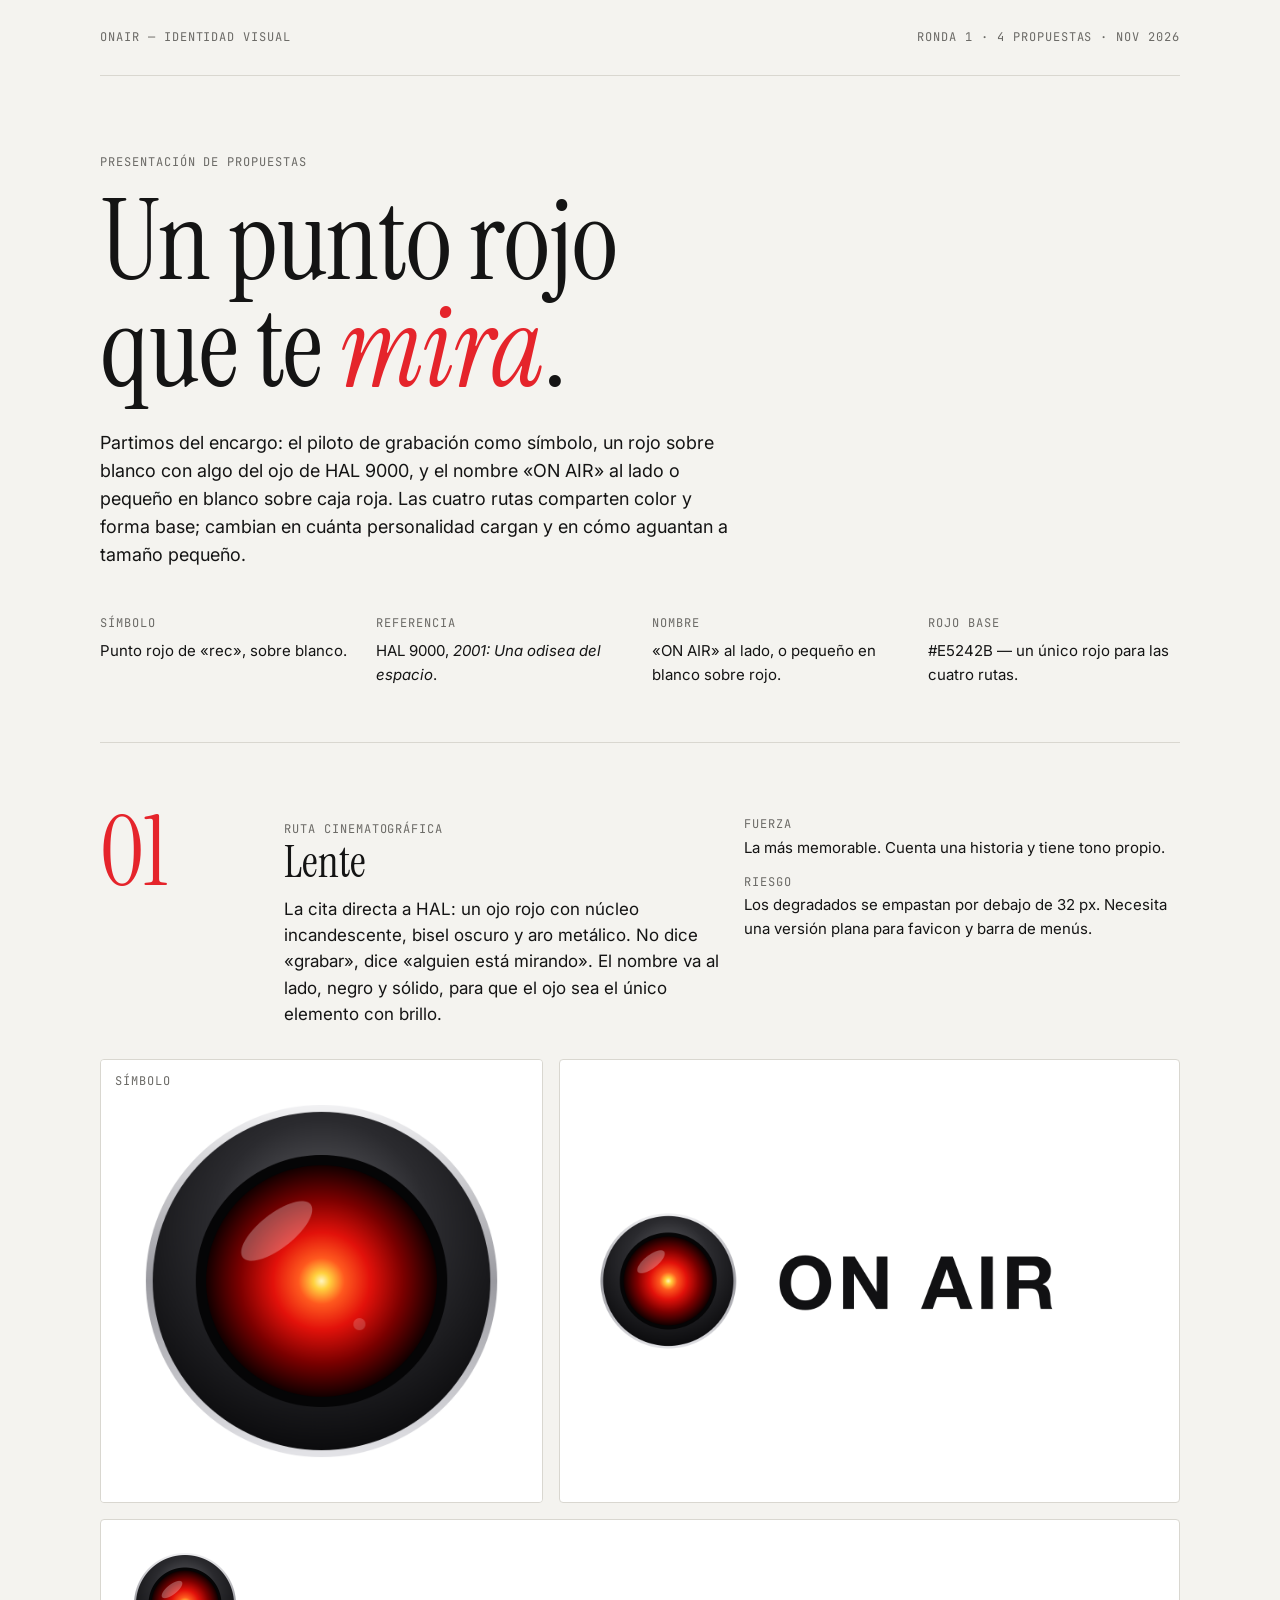
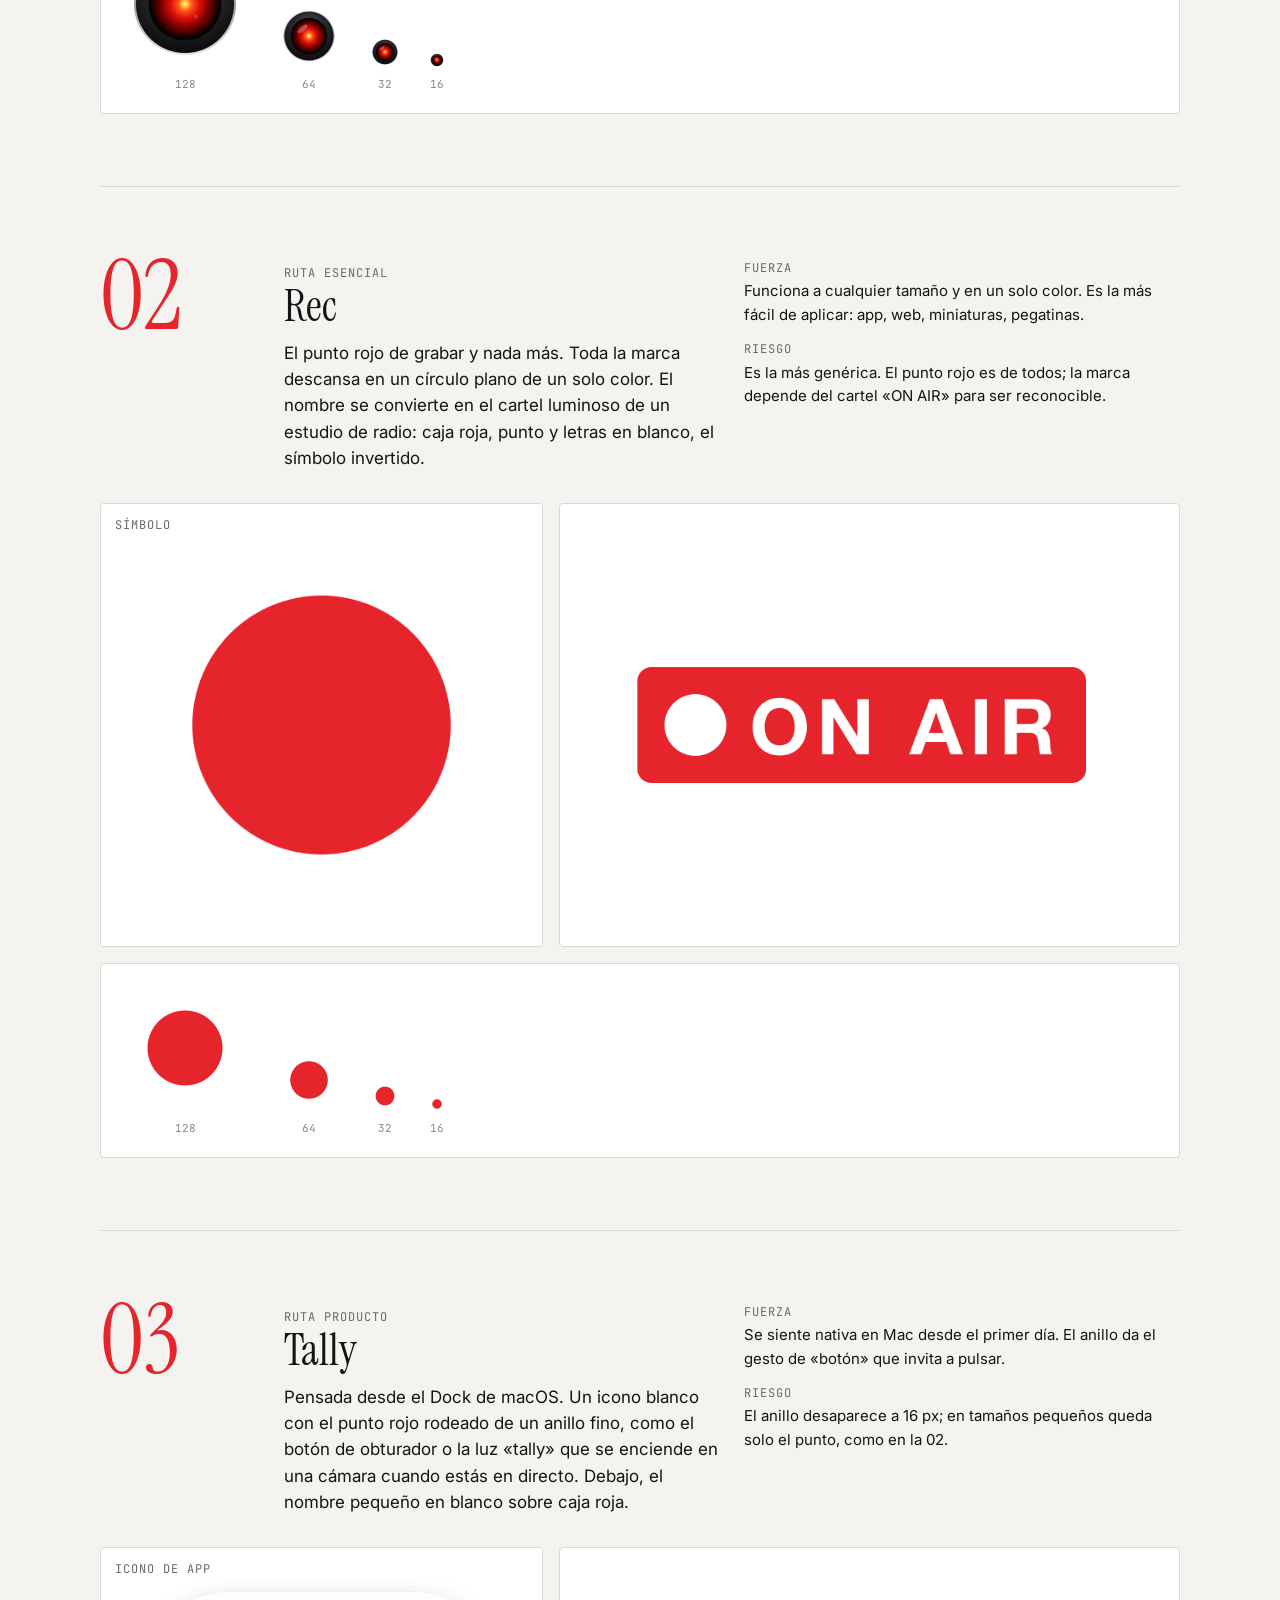
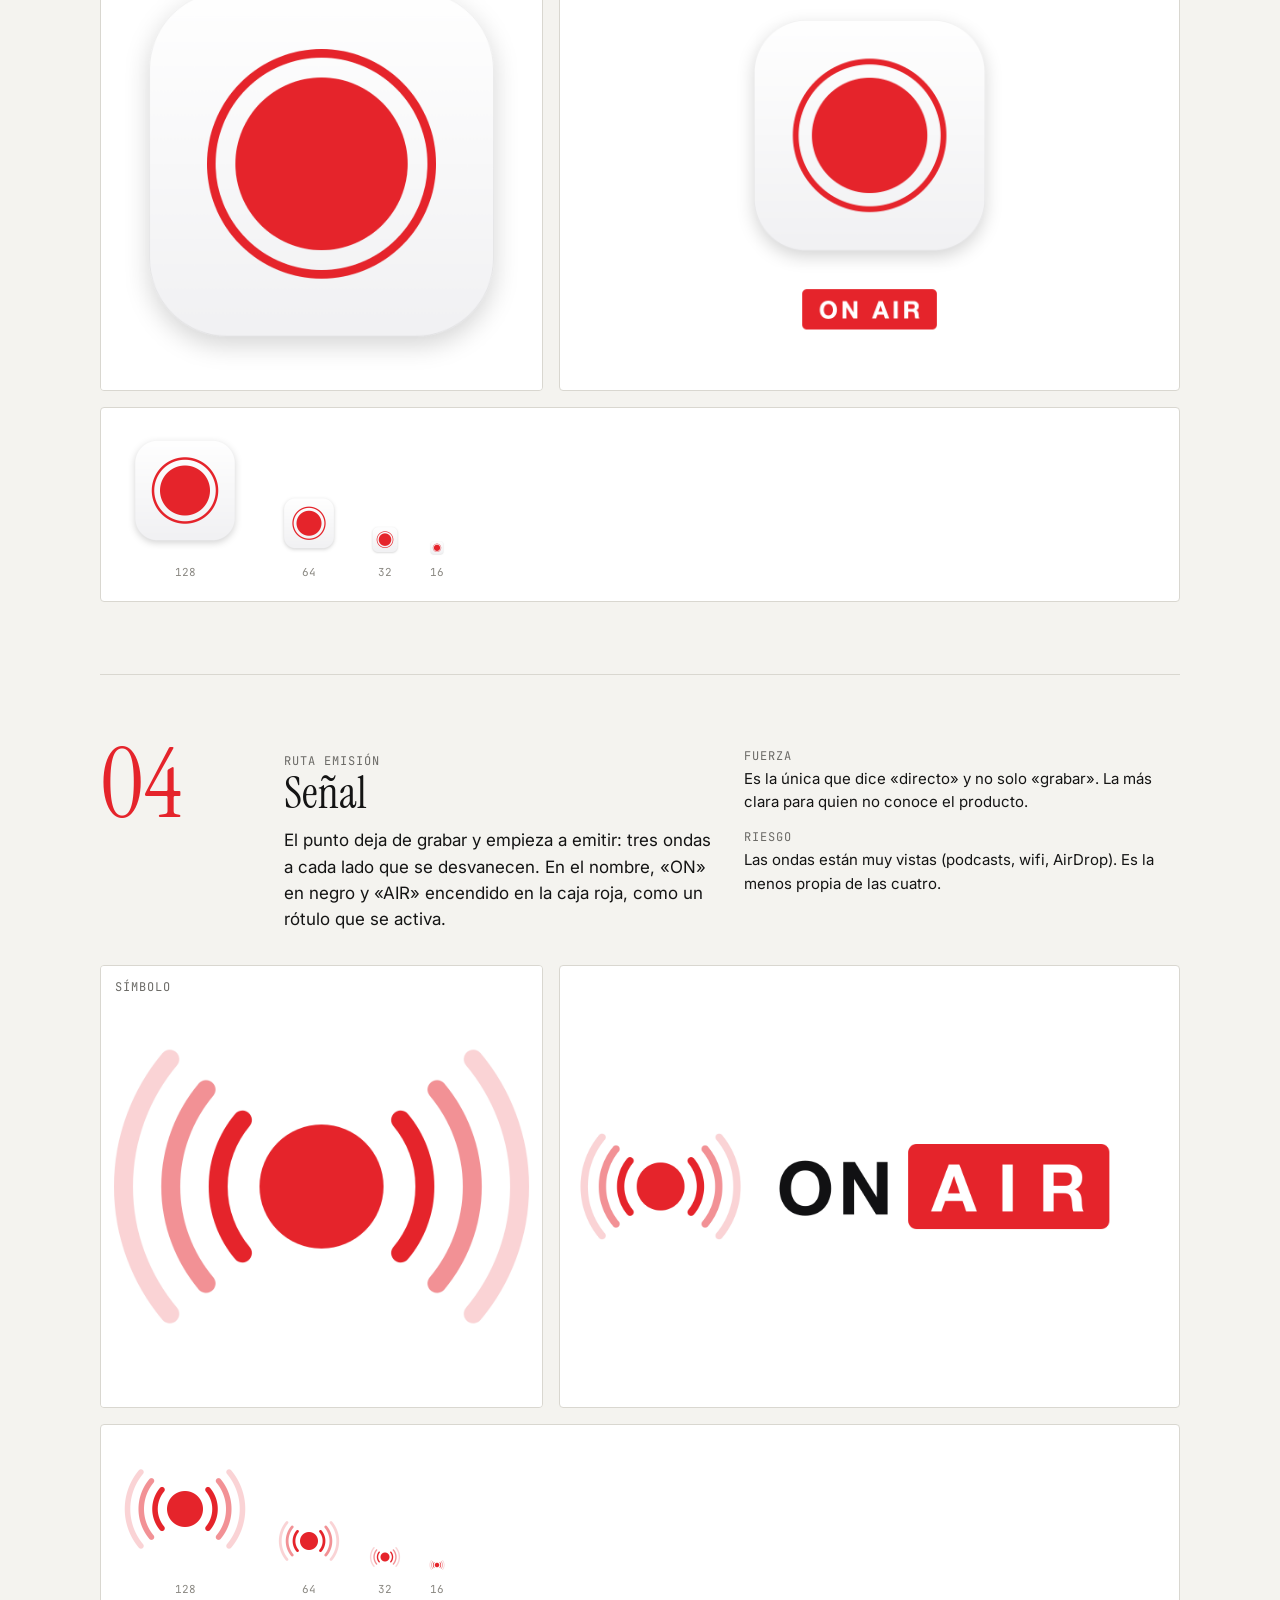
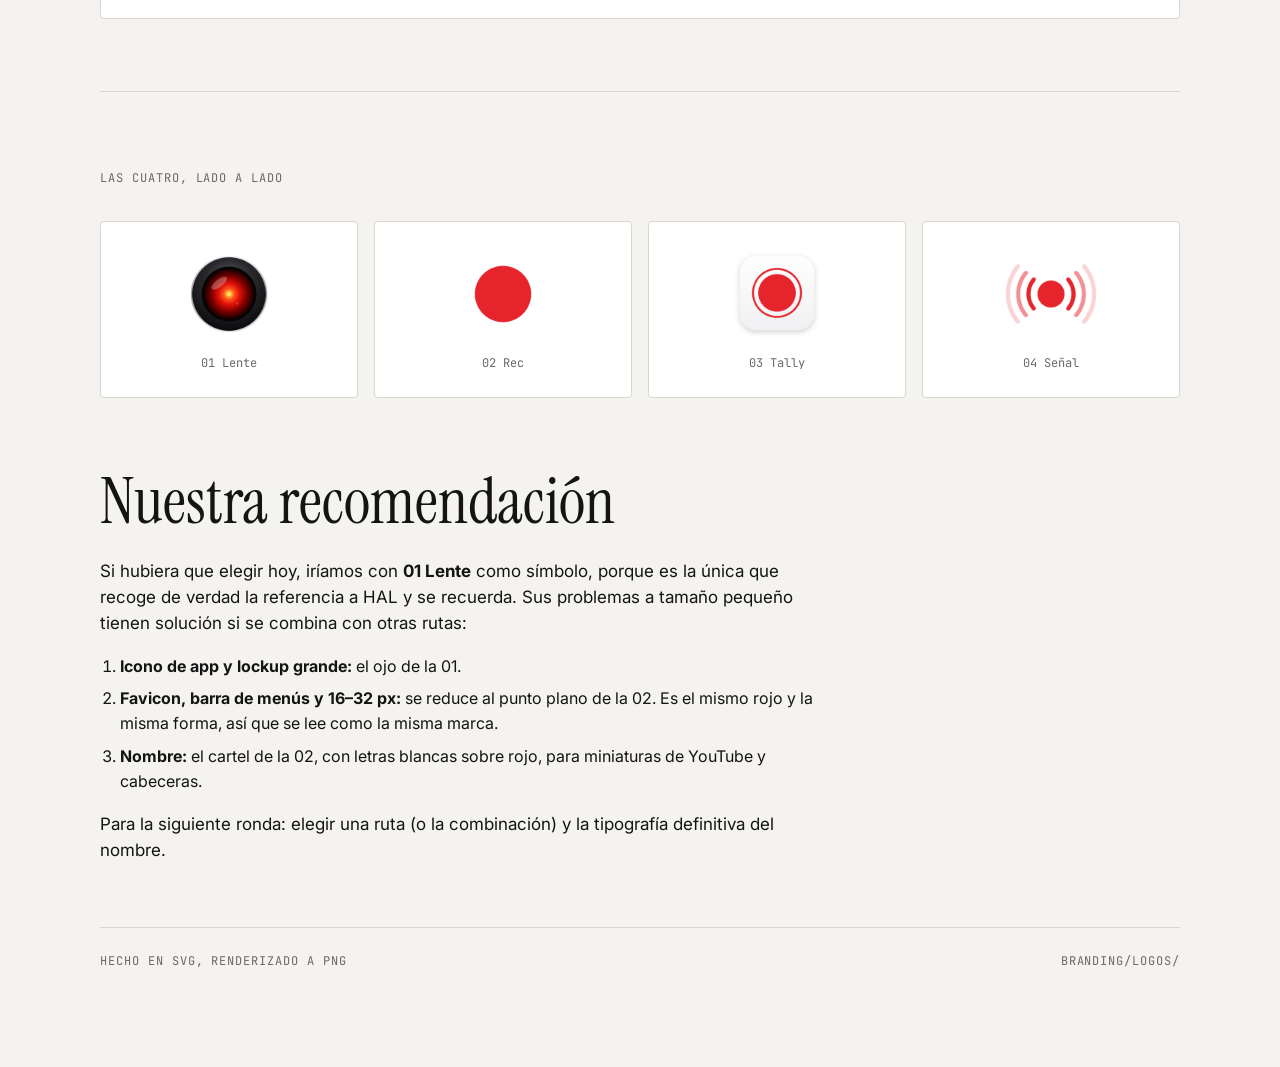
<file: branding/logos/presentacion.html>
<!doctype html>
<html lang="es">
<head>
<meta charset="utf-8">
<meta name="viewport" content="width=device-width, initial-scale=1, viewport-fit=cover">
<meta name="claude:viewport-fit-sides" content="cover">
<title>OnAir Logo Proposals</title>
<link rel="preconnect" href="https://fonts.googleapis.com">
<link href="https://fonts.googleapis.com/css2?family=Instrument+Serif:ital@0;1&family=Inter:wght@400;500;600&family=JetBrains+Mono:wght@400;500&display=swap" rel="stylesheet">
<style>
  :root {
    --bg: #f4f3ef;
    --ink: #141414;
    --muted: #6b6a66;
    --line: #d9d7d0;
    --plate: #ffffff;
    --accent: #e5242b;
    --gutter-l: max(16px, env(safe-area-inset-left));
    --gutter-r: max(16px, env(safe-area-inset-right));
  }
  @media (prefers-color-scheme: dark) {
    :root:not([data-theme="light"]) {
      --bg: #121212; --ink: #f1efe9; --muted: #9a978f; --line: #2c2b29; --plate: #ffffff; --accent: #ff3b42;
    }
  }
  :root[data-theme="dark"] {
    --bg: #121212; --ink: #f1efe9; --muted: #9a978f; --line: #2c2b29; --plate: #ffffff; --accent: #ff3b42;
  }
  * { box-sizing: border-box; }
  html, body { margin: 0; }
  body {
    background: var(--bg); color: var(--ink);
    font-family: Inter, system-ui, sans-serif; font-size: 16px; line-height: 1.55;
    -webkit-font-smoothing: antialiased;
  }
  .wrap { max-width: 1160px; margin: 0 auto; padding: 0 var(--gutter-r) 96px var(--gutter-l); }
  @media (min-width: 720px) { .wrap { padding-left: max(40px, env(safe-area-inset-left)); padding-right: max(40px, env(safe-area-inset-right)); } }
  .mono { font-family: "JetBrains Mono", ui-monospace, monospace; font-size: 12px; letter-spacing: .08em; text-transform: uppercase; color: var(--muted); }
  header.top { display: flex; justify-content: space-between; gap: 16px; padding: 28px 0; border-bottom: 1px solid var(--line); flex-wrap: wrap; }
  .hero { padding: 72px 0 56px; border-bottom: 1px solid var(--line); }
  .hero h1 { font-family: "Instrument Serif", serif; font-weight: 400; font-size: clamp(48px, 9vw, 112px); line-height: .95; margin: 16px 0 28px; letter-spacing: -.01em; }
  .hero h1 em { color: var(--accent); }
  .hero p { max-width: 640px; font-size: 18px; margin: 0; }
  .brief { display: grid; grid-template-columns: repeat(auto-fit, minmax(200px, 1fr)); gap: 24px; margin-top: 40px; }
  .brief div p { margin: 6px 0 0; font-size: 15px; }
  section.prop { padding: 72px 0; border-bottom: 1px solid var(--line); }
  .prop-head { display: grid; grid-template-columns: 1fr; gap: 24px; margin-bottom: 32px; }
  @media (min-width: 860px) { .prop-head { grid-template-columns: 160px 1fr 1fr; align-items: start; } }
  .num { font-family: "Instrument Serif", serif; font-size: 96px; line-height: .8; color: var(--accent); }
  .prop h2 { font-family: "Instrument Serif", serif; font-weight: 400; font-size: 44px; line-height: 1; margin: 0 0 12px; }
  .prop .lead { margin: 0; font-size: 17px; }
  dl { margin: 0; display: grid; gap: 14px; }
  dt { margin-bottom: 2px; }
  dd { margin: 0; font-size: 15px; }
  .plates { display: grid; grid-template-columns: 1fr; gap: 16px; }
  @media (min-width: 860px) { .plates { grid-template-columns: 5fr 7fr; } }
  .plate { background: var(--plate); border-radius: 4px; overflow: hidden; position: relative; border: 1px solid var(--line); }
  .plate img { display: block; width: 100%; height: auto; }
  .plate .tag { position: absolute; left: 14px; top: 12px; }
  .plate.lockup { display: flex; align-items: center; }
  .plate.lockup.tall img { max-width: 70%; margin: 0 auto; }
  .sizes { margin-top: 16px; background: var(--plate); border: 1px solid var(--line); border-radius: 4px; padding: 20px; display: flex; align-items: flex-end; gap: 28px; flex-wrap: wrap; }
  .sizes figure { margin: 0; display: grid; justify-items: center; gap: 8px; }
  .sizes figcaption { font-family: "JetBrains Mono", monospace; font-size: 11px; color: #8a8882; }
  .sizes img { display: block; image-rendering: auto; }
  .compare { display: grid; grid-template-columns: repeat(2, 1fr); gap: 16px; margin-top: 32px; }
  @media (min-width: 720px) { .compare { grid-template-columns: repeat(4, 1fr); } }
  .compare a { text-decoration: none; color: inherit; }
  .compare .plate { padding: 24px; display: grid; justify-items: center; gap: 12px; }
  .compare .plate img { width: 96px; }
  .compare .plate span { font-family: "JetBrains Mono", monospace; font-size: 12px; color: #6b6a66; }
  .reco { padding: 72px 0 0; }
  .reco h2 { font-family: "Instrument Serif", serif; font-weight: 400; font-size: clamp(36px, 6vw, 64px); line-height: 1; margin: 12px 0 24px; }
  .reco p { max-width: 720px; font-size: 17px; }
  .reco ol { max-width: 720px; padding-left: 20px; }
  .reco li { margin-bottom: 8px; }
  footer { margin-top: 64px; padding-top: 24px; border-top: 1px solid var(--line); display: flex; justify-content: space-between; gap: 16px; flex-wrap: wrap; }
</style>
</head>
<body>
<div class="wrap">
  <header class="top">
    <span class="mono">OnAir — Identidad visual</span>
    <span class="mono">Ronda 1 · 4 propuestas · Nov 2026</span>
  </header>

  <div class="hero">
    <span class="mono">Presentación de propuestas</span>
    <h1>Un punto rojo<br>que te <em>mira</em>.</h1>
    <p>Partimos del encargo: el piloto de grabación como símbolo, un rojo sobre blanco con algo del ojo de HAL 9000, y el nombre «ON AIR» al lado o pequeño en blanco sobre caja roja. Las cuatro rutas comparten color y forma base; cambian en cuánta personalidad cargan y en cómo aguantan a tamaño pequeño.</p>
    <div class="brief">
      <div><span class="mono">Símbolo</span><p>Punto rojo de «rec», sobre blanco.</p></div>
      <div><span class="mono">Referencia</span><p>HAL 9000, <i>2001: Una odisea del espacio</i>.</p></div>
      <div><span class="mono">Nombre</span><p>«ON AIR» al lado, o pequeño en blanco sobre rojo.</p></div>
      <div><span class="mono">Rojo base</span><p>#E5242B — un único rojo para las cuatro rutas.</p></div>
    </div>
  </div>

  <section class="prop" id="p1">
    <div class="prop-head">
      <div class="num">01</div>
      <div>
        <span class="mono">Ruta cinematográfica</span>
        <h2>Lente</h2>
        <p class="lead">La cita directa a HAL: un ojo rojo con núcleo incandescente, bisel oscuro y aro metálico. No dice «grabar», dice «alguien está mirando». El nombre va al lado, negro y sólido, para que el ojo sea el único elemento con brillo.</p>
      </div>
      <dl>
        <div><dt class="mono">Fuerza</dt><dd>La más memorable. Cuenta una historia y tiene tono propio.</dd></div>
        <div><dt class="mono">Riesgo</dt><dd>Los degradados se empastan por debajo de 32 px. Necesita una versión plana para favicon y barra de menús.</dd></div>
      </dl>
    </div>
    <div class="plates">
      <div class="plate"><span class="tag mono">Símbolo</span><img src="png/a-lens.png" alt="Propuesta 01: ojo rojo estilo HAL 9000 con bisel oscuro y aro metálico"></div>
      <div class="plate lockup"><img src="png/a-lens-lockup.png" alt="Propuesta 01 con el nombre ON AIR en negro al lado"></div>
    </div>
    <div class="sizes">
      <figure><img src="png/a-lens.png" width="128" height="128" alt=""><figcaption>128</figcaption></figure>
      <figure><img src="png/a-lens.png" width="64" height="64" alt=""><figcaption>64</figcaption></figure>
      <figure><img src="png/a-lens.png" width="32" height="32" alt=""><figcaption>32</figcaption></figure>
      <figure><img src="png/a-lens.png" width="16" height="16" alt=""><figcaption>16</figcaption></figure>
    </div>
  </section>

  <section class="prop" id="p2">
    <div class="prop-head">
      <div class="num">02</div>
      <div>
        <span class="mono">Ruta esencial</span>
        <h2>Rec</h2>
        <p class="lead">El punto rojo de grabar y nada más. Toda la marca descansa en un círculo plano de un solo color. El nombre se convierte en el cartel luminoso de un estudio de radio: caja roja, punto y letras en blanco, el símbolo invertido.</p>
      </div>
      <dl>
        <div><dt class="mono">Fuerza</dt><dd>Funciona a cualquier tamaño y en un solo color. Es la más fácil de aplicar: app, web, miniaturas, pegatinas.</dd></div>
        <div><dt class="mono">Riesgo</dt><dd>Es la más genérica. El punto rojo es de todos; la marca depende del cartel «ON AIR» para ser reconocible.</dd></div>
      </dl>
    </div>
    <div class="plates">
      <div class="plate"><span class="tag mono">Símbolo</span><img src="png/b-rec.png" alt="Propuesta 02: círculo rojo plano sobre blanco"></div>
      <div class="plate lockup"><img src="png/b-rec-lockup.png" alt="Propuesta 02: cartel rojo con punto blanco y ON AIR en blanco"></div>
    </div>
    <div class="sizes">
      <figure><img src="png/b-rec.png" width="128" height="128" alt=""><figcaption>128</figcaption></figure>
      <figure><img src="png/b-rec.png" width="64" height="64" alt=""><figcaption>64</figcaption></figure>
      <figure><img src="png/b-rec.png" width="32" height="32" alt=""><figcaption>32</figcaption></figure>
      <figure><img src="png/b-rec.png" width="16" height="16" alt=""><figcaption>16</figcaption></figure>
    </div>
  </section>

  <section class="prop" id="p3">
    <div class="prop-head">
      <div class="num">03</div>
      <div>
        <span class="mono">Ruta producto</span>
        <h2>Tally</h2>
        <p class="lead">Pensada desde el Dock de macOS. Un icono blanco con el punto rojo rodeado de un anillo fino, como el botón de obturador o la luz «tally» que se enciende en una cámara cuando estás en directo. Debajo, el nombre pequeño en blanco sobre caja roja.</p>
      </div>
      <dl>
        <div><dt class="mono">Fuerza</dt><dd>Se siente nativa en Mac desde el primer día. El anillo da el gesto de «botón» que invita a pulsar.</dd></div>
        <div><dt class="mono">Riesgo</dt><dd>El anillo desaparece a 16 px; en tamaños pequeños queda solo el punto, como en la 02.</dd></div>
      </dl>
    </div>
    <div class="plates">
      <div class="plate"><span class="tag mono">Icono de app</span><img src="png/c-tally.png" alt="Propuesta 03: icono de app blanco con punto rojo y anillo rojo"></div>
      <div class="plate lockup tall"><img src="png/c-tally-lockup.png" alt="Propuesta 03: icono con etiqueta ON AIR pequeña en blanco sobre rojo debajo"></div>
    </div>
    <div class="sizes">
      <figure><img src="png/c-tally.png" width="128" height="128" alt=""><figcaption>128</figcaption></figure>
      <figure><img src="png/c-tally.png" width="64" height="64" alt=""><figcaption>64</figcaption></figure>
      <figure><img src="png/c-tally.png" width="32" height="32" alt=""><figcaption>32</figcaption></figure>
      <figure><img src="png/c-tally.png" width="16" height="16" alt=""><figcaption>16</figcaption></figure>
    </div>
  </section>

  <section class="prop" id="p4">
    <div class="prop-head">
      <div class="num">04</div>
      <div>
        <span class="mono">Ruta emisión</span>
        <h2>Señal</h2>
        <p class="lead">El punto deja de grabar y empieza a emitir: tres ondas a cada lado que se desvanecen. En el nombre, «ON» en negro y «AIR» encendido en la caja roja, como un rótulo que se activa.</p>
      </div>
      <dl>
        <div><dt class="mono">Fuerza</dt><dd>Es la única que dice «directo» y no solo «grabar». La más clara para quien no conoce el producto.</dd></div>
        <div><dt class="mono">Riesgo</dt><dd>Las ondas están muy vistas (podcasts, wifi, AirDrop). Es la menos propia de las cuatro.</dd></div>
      </dl>
    </div>
    <div class="plates">
      <div class="plate"><span class="tag mono">Símbolo</span><img src="png/d-signal.png" alt="Propuesta 04: punto rojo con ondas de emisión a ambos lados"></div>
      <div class="plate lockup"><img src="png/d-signal-lockup.png" alt="Propuesta 04: ON en negro y AIR en blanco sobre caja roja"></div>
    </div>
    <div class="sizes">
      <figure><img src="png/d-signal.png" width="128" height="128" alt=""><figcaption>128</figcaption></figure>
      <figure><img src="png/d-signal.png" width="64" height="64" alt=""><figcaption>64</figcaption></figure>
      <figure><img src="png/d-signal.png" width="32" height="32" alt=""><figcaption>32</figcaption></figure>
      <figure><img src="png/d-signal.png" width="16" height="16" alt=""><figcaption>16</figcaption></figure>
    </div>
  </section>

  <div class="reco">
    <span class="mono">Las cuatro, lado a lado</span>
    <div class="compare">
      <a href="#p1"><div class="plate"><img src="png/a-lens.png" alt="01 Lente"><span>01 Lente</span></div></a>
      <a href="#p2"><div class="plate"><img src="png/b-rec.png" alt="02 Rec"><span>02 Rec</span></div></a>
      <a href="#p3"><div class="plate"><img src="png/c-tally.png" alt="03 Tally"><span>03 Tally</span></div></a>
      <a href="#p4"><div class="plate"><img src="png/d-signal.png" alt="04 Señal"><span>04 Señal</span></div></a>
    </div>

    <h2 style="margin-top:72px">Nuestra recomendación</h2>
    <p>Si hubiera que elegir hoy, iríamos con <strong>01 Lente</strong> como símbolo, porque es la única que recoge de verdad la referencia a HAL y se recuerda. Sus problemas a tamaño pequeño tienen solución si se combina con otras rutas:</p>
    <ol>
      <li><strong>Icono de app y lockup grande:</strong> el ojo de la 01.</li>
      <li><strong>Favicon, barra de menús y 16–32 px:</strong> se reduce al punto plano de la 02. Es el mismo rojo y la misma forma, así que se lee como la misma marca.</li>
      <li><strong>Nombre:</strong> el cartel de la 02, con letras blancas sobre rojo, para miniaturas de YouTube y cabeceras.</li>
    </ol>
    <p>Para la siguiente ronda: elegir una ruta (o la combinación) y la tipografía definitiva del nombre.</p>
  </div>

  <footer>
    <span class="mono">Hecho en SVG, renderizado a PNG</span>
    <span class="mono">branding/logos/</span>
  </footer>
</div>
</body>
</html>
</file>
